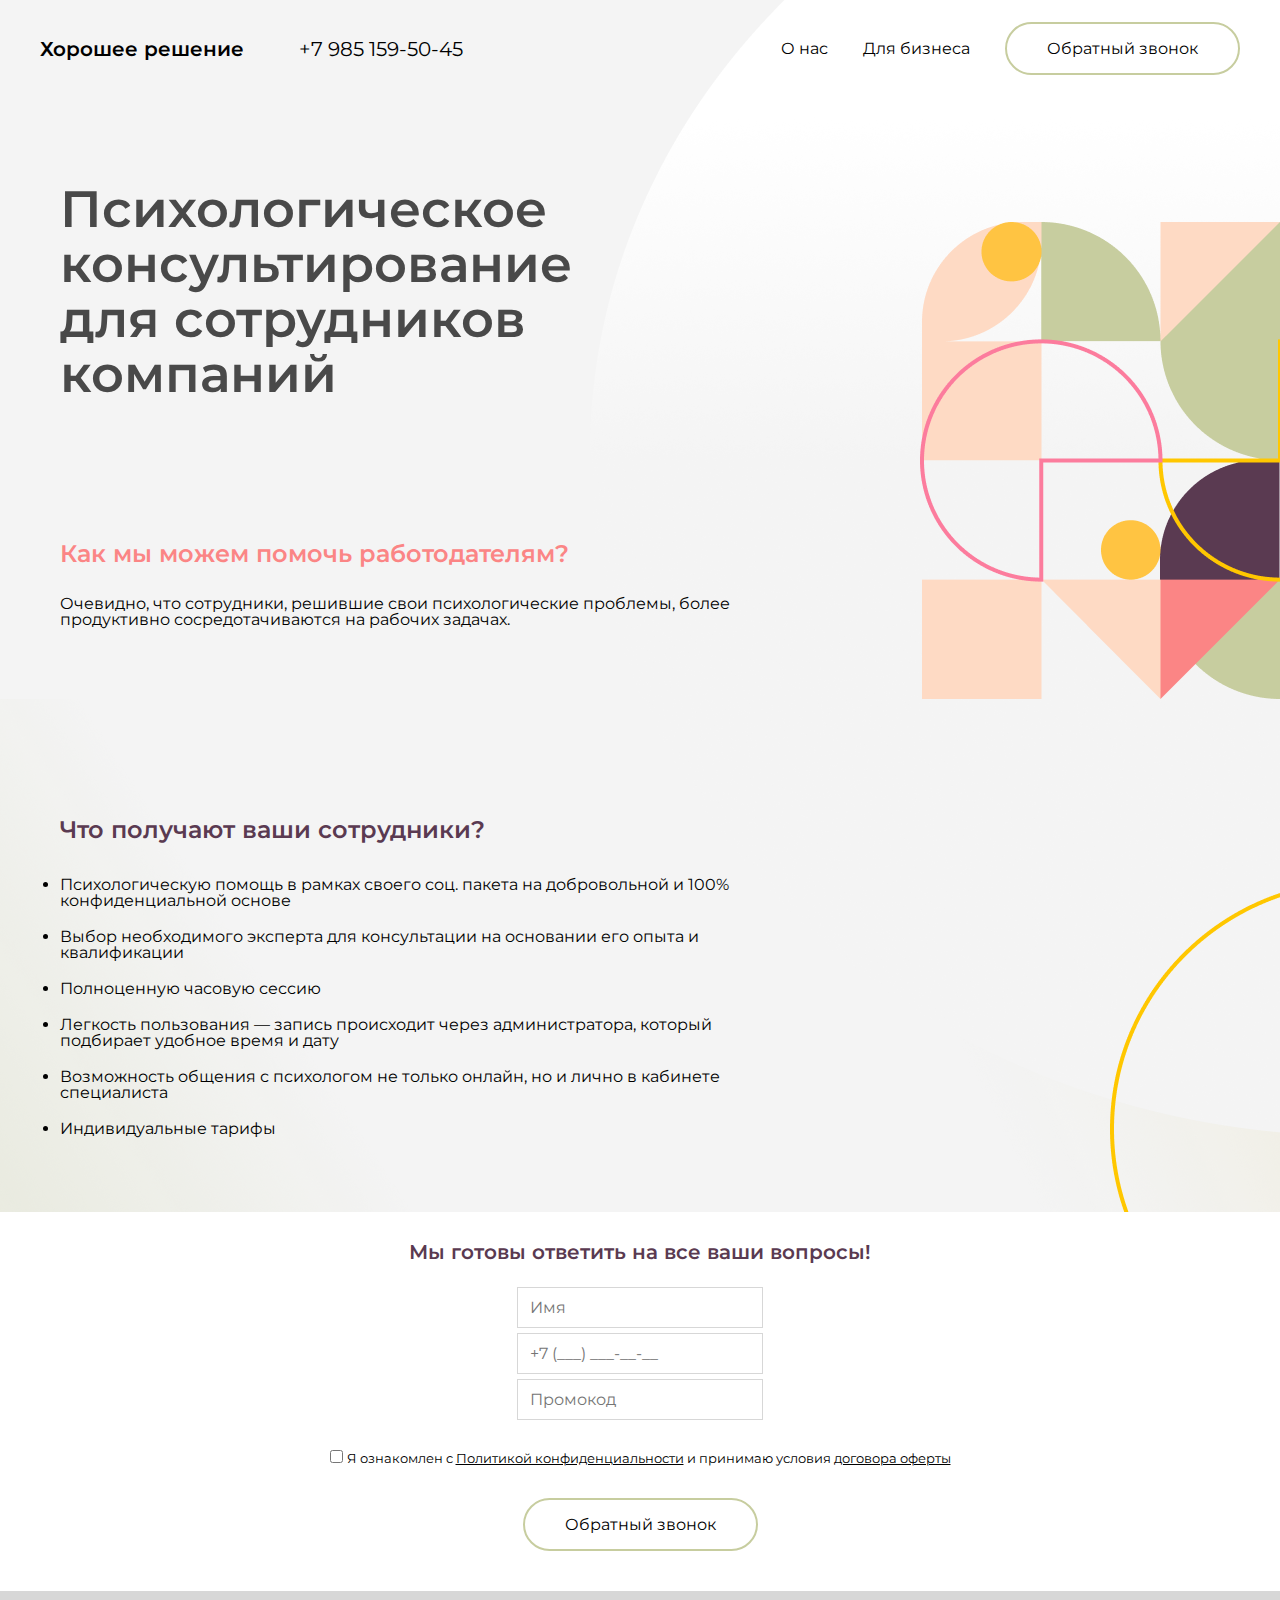
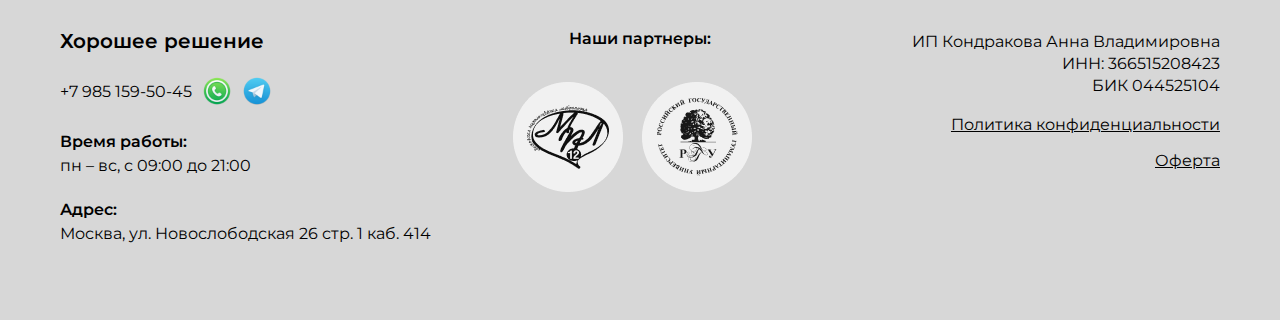
<file: business.html>
<!doctype html>
<html lang="en">
  <head>
    <!-- Required meta tags -->
    <meta charset="utf-8">
    <meta name="viewport" content="width=device-width, initial-scale=1, shrink-to-fit=no">

    <!-- Bootstrap CSS -->
    <link rel="stylesheet" href="https://cdn.jsdelivr.net/npm/bootstrap@4.4.1/dist/css/bootstrap.min.css" integrity="sha384-Vkoo8x4CGsO3+Hhxv8T/Q5PaXtkKtu6ug5TOeNV6gBiFeWPGFN9MuhOf23Q9Ifjh" crossorigin="anonymous">

    <link rel="stylesheet" href="assets/css/styles.css">
    
    <title>Хорошее решение</title>
  </head>
  <body>
    <main class="business__page">
    <header id="header">
      <div class="container">
        <div class="row header__row">
          <div class="col-xl-6 col-lg-5 col-md-4 col-sm-12 col-xs-12 header__main">
             <div class="header__main_logo">
              <a href="/">Хорошее решение</a>
             </div>
             <div class="header__main_phone">
              <a href="tel:+79851595045">+7 985 159-50-45</a>
             </div>
          </div>
          <div class="col-xl-6 col-lg-7 col-md-8 col-sm-12 col-xs-12 header__menu">
            <nav class="header__menu_nav">
              <ul>
                <li><a href="">О нас</a></li>
                <li><a href="">Для бизнеса</a></li>
              </ul>
            </nav>
            <div class="header__menu_btn to_callback callback_btn">
              <a href="#callback__form">Обратный звонок</a>
            </div>
          </div>
        </div>
      </div>
    </header>

    <section class="business__start">
        <div class="container">
            <div class="row">
                <div class="col-xl-6 col-lg-6 col-md-6 business__start_title">
                    <h1>Психологическое консультирование для сотрудников компаний</h1>
                </div>
            </div>
            <div class="row">
                <div class="col-xl-7 col-lg-9 col-md-12 colsm-12 col-xs-12 business__start_txt">
                    <div class="title">Как мы можем помочь работодателям?</div>
                    <div class="txt">Очевидно, что сотрудники, решившие свои психологические проблемы, более продуктивно сосредотачиваются на рабочих задачах.</div>
                </div>
            </div>
        </div>
    </section>

    <section class="benefits">
        <div class="container">
            <div class="row">
                <div class="col-xl-7 col-lg-8 col-md-8 col-sm-12 benefits_txt">
                    <div class="title">Что получают ваши сотрудники?</div>
                    <ul>
                        <li>Психологическую помощь в рамках своего соц. пакета на добровольной и 100% конфиденциальной основе</li>
                        <li>Выбор необходимого эксперта для консультации на основании его опыта и квалификации</li>
                        <li>Полноценную часовую сессию</li>
                        <li>Легкость пользования — запись происходит через администратора, который подбирает удобное время и дату</li>
                        <li>Возможность общения с психологом не только онлайн, но и лично в кабинете специалиста</li>
                        <li>Индивидуальные тарифы</li>
                    </ul>
                </div>
            </div>
        </div>
    </section>

    <section class="section callback__form" id="callback__form">
        <div class="container">
          <div class="row">
            <div class="col-12">
              <div class="callback__form_title">Мы готовы ответить на все ваши вопросы!</div>
              <form action="" class="callback__form_container">
                <input type="text" placeholder="Имя">
                <input type="tel" placeholder="+7 (___) ___-__-__">
                <input type="text" placeholder="Промокод">
                <div class="agree">
                  <input type="checkbox" name="" id="callback__form_agree" value="">
                  <label for="callback__form_agree" class="callback__form_agree">Я ознакомлен c <a href="">Политикой конфиденциальности</a> и принимаю условия <a href="">договора оферты</a>
                  </label>
                </div>
                <button type="submit" class="btn callback__btn"><div>Обратный звонок</div></button>
              </form>
            </div>
          </div>
        </div>
      </section>

      <footer id="footer">
        <div class="container">
          <div class="row">
            <div class="col-xl-4 col-lg-4 col-md-4 col-sm-12 footer__info">
              <div class="footer__info_logo">
                <a href="/">Хорошее решение</a>
              </div>
              <div class="footer__info_phone">
                <a class="phone" href="tel:+79851595045">+7 985 159-50-45</a>
                <a class="social" href="https://wa.me/79851595045" target="_blanc">
                    <img src="assets/img/icons/whatsapp.png">
                </a>
                <a class="social" href="https://t.me/Horoshee_reshenie" target="_blanc">
                    <img src="assets/img/icons/tg.png">
                </a>
              </div>
              <div class="footer__info_hours">
                <div class="title">Время работы:</div>
                <div class="txt">пн – вс, с 09:00 до 21:00</div>
              </div>
              <div class="footer__info_adress">
                <div class="title">Адрес:</div>
                <div class="txt">Москва, ул. Новослободская 26 стр. 1 каб. 414</div>
              </div>
            </div>
            <div class="col-xl-4 col-lg-4 col-md-4 col-sm-12 footer__partners">
              <div class="title">Наши партнеры:</div>
              <div class="partenrs__logo">
                <img src="assets/img/logo/logo1.png" alt="">
                <img src="assets/img/logo/logo2.png" alt="">
              </div>
            </div>
            <div class="col-xl-4 col-lg-4 col-md-4 col-sm-12 footer__about">
              <div class="footer__documents">
                <div class="txt name">ИП Кондракова Анна Владимировна</div>
                <div class="txt inn">ИНН: 366515208423</div>
                <div class="txt bik">БИК 044525104</div>
                <div class="links">
                  <a href="">Политика конфиденциальности</a>
                  <a href="">Оферта</a>
                </div>
              </div>
            </div>
          </div>
        </div>
      </footer>

</main>

<!-- Optional JavaScript -->
<!-- jQuery first, then Popper.js, then Bootstrap JS -->
<script src="https://code.jquery.com/jquery-3.4.1.slim.min.js" integrity="sha384-J6qa4849blE2+poT4WnyKhv5vZF5SrPo0iEjwBvKU7imGFAV0wwj1yYfoRSJoZ+n" crossorigin="anonymous"></script>
<script src="https://cdn.jsdelivr.net/npm/popper.js@1.16.0/dist/umd/popper.min.js" integrity="sha384-Q6E9RHvbIyZFJoft+2mJbHaEWldlvI9IOYy5n3zV9zzTtmI3UksdQRVvoxMfooAo" crossorigin="anonymous"></script>
<script src="https://cdn.jsdelivr.net/npm/bootstrap@4.4.1/dist/js/bootstrap.min.js" integrity="sha384-wfSDF2E50Y2D1uUdj0O3uMBJnjuUD4Ih7YwaYd1iqfktj0Uod8GCExl3Og8ifwB6" crossorigin="anonymous"></script>
</body>
</html>
</file>
<file: assets/css/styles.css>
@import url("https://fonts.googleapis.com/css2?family=Montserrat:ital,wght@0,400;0,500;0,600;1,600&display=swap");
html, body, div, span, applet, object, iframe, h1, h2, h3, h4, h5, h6, p, blockquote, pre, a, abbr, acronym, address, big, cite, code, del, dfn, em, img, ins, kbd, q, s, samp, small, strike, strong, sub, sup, tt, var, b, u, i, center, dl, dt, dd, ol, ul, li, fieldset, form, label, legend, table, caption, tbody, tfoot, thead, tr, th, td, article, aside, canvas, details, embed, figure, figcaption, footer, header, hgroup, menu, nav, output, ruby, section, summary, time, mark, audio, video {
  margin: 0;
  padding: 0;
  border: 0;
  font-size: 100%;
  font: inherit;
  vertical-align: baseline;
  color: #000;
  font-weight: 400;
}

article, aside, details, figcaption, figure, footer, header, hgroup, menu, nav, section {
  display: block;
}

html {
  height: 100%;
}

body {
  line-height: 1;
}

ol, ul {
  list-style: none;
}

blockquote:before, blockquote:after, q:before, q:after {
  content: "";
  content: none;
}

table {
  border-collapse: collapse;
  border-spacing: 0;
}

body {
  max-width: 100vw;
  overflow-x: hidden;
}

h1 {
  font-size: 5.1rem;
  color: #494949;
  font-weight: 600;
  line-height: 55px;
  margin: 85px 0 30px 0;
}

.index__page {
  position: relative;
  max-width: 1920px;
  height: 2930px;
  background-image: url(../img/index-page/index-bg.png);
  background-position-x: center;
}

.callback_btn a {
  font-size: 1.6rem;
  padding: 15px 40px;
  border-radius: 30px;
  border: 2px solid #C7CD9F;
  display: block;
  line-height: initial;
}
.callback_btn :hover {
  background-color: #C7CD9F;
  color: #fff;
  transition: 0.3s;
}

.callback__form .callback__btn div {
  font-size: 1.6rem;
  padding: 15px 40px;
  border-radius: 30px;
  border: 2px solid #C7CD9F;
  display: block;
  line-height: initial;
}
.callback__form .callback__btn :hover {
  background-color: #C7CD9F;
  color: #fff;
  transition: 0.3s;
}

.callback__form {
  padding: 45px 0;
}
.callback__form .callback__form_title {
  color: #5A3A51;
  font-weight: 600;
  font-size: 2rem;
  text-align: center;
  margin-bottom: 25px;
}
.callback__form .callback__form_container {
  align-items: center;
  display: flex;
  flex-direction: column;
}
.callback__form .callback__form_container input {
  border: 1px solid #D7D7D7;
  padding: 10px 12px;
}
.callback__form .callback__form_container :not(:last-child) {
  margin-bottom: 5px;
}
.callback__form .callback__form_container :focus {
  outline: none;
}
.callback__form .callback__form_container :active {
  outline: none;
}
.callback__form .callback__form_container .agree {
  margin: 25px 0;
}
.callback__form .callback__form_container .agree .callback__form_agree {
  font-size: 1.3rem;
}
.callback__form .callback__form_container .agree .callback__form_agree a {
  text-decoration: underline;
}
.callback__form .callback__form_container .agree .callback__form_agree :hover {
  color: #C7CD9F;
  transition: 0.3s;
}

#header .container .header__row {
  padding: 22px 0;
}
#header .container .header__row .header__main {
  display: flex;
  align-items: center;
}
#header .container .header__row .header__main .header__main_logo a {
  font-weight: 600;
  font-size: 2rem;
  margin: 0 55px 0 0;
  white-space: nowrap;
}
#header .container .header__row .header__main .header__main_phone {
  font-size: 2rem;
  white-space: nowrap;
}
#header .container .header__row .header__main .header__main_phone :hover {
  text-decoration: underline;
  transition: 0.3s;
}
#header .container .header__row .header__menu {
  display: flex;
  align-items: center;
  justify-content: flex-end;
}
#header .container .header__row .header__menu .header__menu_nav ul {
  display: flex;
}
#header .container .header__row .header__menu .header__menu_nav ul li {
  list-style-type: none;
  font-size: 1.6rem;
  margin: 0 35px 0 0;
}

#footer {
  padding: 30px 0;
  background-color: #d7d7d7;
}
#footer .title {
  font-size: 1.6rem;
  font-weight: 600;
  margin-bottom: 5px;
}
#footer .txt {
  line-height: 22px;
}
#footer .footer__info .footer__info_logo {
  margin-bottom: 25px;
}
#footer .footer__info .footer__info_logo a {
  font-weight: 600;
  font-size: 2rem;
  margin: 0 55px 0 0;
}
#footer .footer__info .footer__info_phone {
  margin-bottom: 25px;
  font-size: 2rem;
  display: flex;
  align-items: center;
}
#footer .footer__info .footer__info_phone .phone {
  margin: 0 15px 0 0;
  font-size: 1.6rem;
}
#footer .footer__info .footer__info_phone .phone:hover {
  text-decoration: underline;
  transition: 0.3s;
}
#footer .footer__info .footer__info_phone :not(:last-child) {
  margin: 0 10px 0 0;
}
#footer .footer__info .footer__info_phone .social img {
  max-width: 30px;
  -o-object-fit: contain;
     object-fit: contain;
}
#footer .footer__info .footer__info_hours,
#footer .footer__info .footer__info_adress {
  margin-bottom: 25px;
}
#footer .footer__partners {
  display: flex;
  flex-direction: column;
  align-items: center;
}
#footer .footer__partners .partenrs__logo {
  margin-top: 30px;
}
#footer .footer__partners .partenrs__logo img {
  max-width: 110px;
  -o-object-fit: contain;
     object-fit: contain;
  margin: 0 15px 0 0;
}
#footer .footer__about .footer__documents {
  display: flex;
  flex-direction: column;
  align-items: flex-end;
  text-align: right;
}
#footer .footer__about .footer__documents .phone {
  margin: 15px 0 10px;
  display: inline-block;
}
#footer .footer__about .footer__documents .links {
  display: flex;
  flex-direction: column;
  align-items: flex-end;
  margin: 20px 0 0 0;
}
#footer .footer__about .footer__documents .links a {
  text-decoration: underline;
  margin-bottom: 20px;
}

html {
  font-size: 10px;
  font-family: "Montserrat", "Arial", sans-serif;
}
html body {
  font-size: 1.6rem;
}

a:hover {
  text-decoration: none;
  color: initial;
}

.index__start .index__titles .index__titles_subtitle {
  font-size: 5.1rem;
  color: #494949;
  font-weight: 600;
  line-height: 55px;
  margin: 85px 0 30px 0;
}
.index__start .index__titles .index__titles_name {
  font-size: 7.7rem;
  color: #5A3A51;
  font-weight: 600;
  line-height: 75px;
}
.index__start .index__titles .index__titles_btn {
  margin: 85px 0 61px 0;
}
.index__start .index__titles .index__titles_btn a {
  font-size: 2rem;
  color: #5A3A51;
  padding: 20px 48px;
  line-height: initial;
  border-radius: 130px;
  background-color: #fff;
  display: inline-block;
  text-align: center;
  box-shadow: 0px 2px 4px 0 rgba(0, 0, 0, 0.2705882353);
}
.index__start .index__titles .index__titles_btn :hover {
  background-color: #FB8585;
  transition: 0.3s;
  color: #fff;
}

.index__help {
  padding: 100px 0 60px 0;
}
.index__help .index__help_about .index__help_title {
  font-size: 2.4rem;
  font-weight: 600;
  margin-bottom: 35px;
  color: #5A3A51;
}
.index__help .index__help_about .index__help_list ul li {
  list-style-type: disc;
  font-size: 1.6rem;
  margin-top: 22px;
  line-height: 22px;
}
.index__help .index__help_phone {
  position: relative;
}
.index__help .index__help_phone a {
  position: absolute;
  font-size: 4.1rem;
  color: #5A3A51;
  right: 0px;
  bottom: 95px;
  white-space: nowrap;
}
.index__help .index__help_phone :hover {
  text-decoration: underline;
  transition: 0.3s;
}

.index__steps .index__steps_block {
  padding: 70px 0 120px 0;
}
.index__steps .index__steps_block .index__steps_title {
  color: #EBB700;
  font-size: 2.4rem;
  font-weight: 600;
  margin-bottom: 35px;
}
.index__steps .index__steps_block .index__steps_list ul li {
  list-style-type: disc;
  font-size: 1.6rem;
  margin-top: 22px;
  line-height: 22px;
}

.index__doctors .index__doctors_block {
  display: flex;
  justify-content: flex-end;
  padding: 95px 0;
}
.index__doctors .index__doctors_block .index__doctors_title {
  font-size: 2.4rem;
  font-weight: 600;
  color: #FB8585;
  margin-bottom: 35px;
}
.index__doctors .index__doctors_block .index__doctors_list ul li {
  list-style-type: disc;
  font-size: 1.6rem;
  margin-top: 22px;
  line-height: 22px;
}
.index__doctors .index__doctors_block .index__doctors_list .index__doctors_extra {
  margin-top: 22px;
  font-size: 1.4rem;
}

.business__page {
  position: relative;
  max-width: 1920px;
  height: 1920px;
  background-image: url(../img/other/business-xl-bg.png);
  background-position-x: center;
}

.business__start .business__start_txt .title {
  margin: 110px 0 30px 0;
  color: #FB8585;
  font-size: 2.4rem;
  font-weight: 600;
}

.benefits {
  margin: 190px 0 60px 0;
}
.benefits .benefits_txt .title {
  font-size: 2.4rem;
  font-weight: 600;
  margin-bottom: 35px;
  color: #5A3A51;
}
.benefits .benefits_txt ul li {
  margin-top: 20px;
  list-style-type: disc;
}

@media (min-width: 1279px) {
  .col, .col-1, .col-10, .col-11, .col-12, .col-2, .col-3, .col-4, .col-5, .col-6, .col-7, .col-8, .col-9, .col-auto, .col-lg, .col-lg-1, .col-lg-10, .col-lg-11, .col-lg-12, .col-lg-2, .col-lg-3, .col-lg-4, .col-lg-5, .col-lg-6, .col-lg-7, .col-lg-8, .col-lg-9, .col-lg-auto, .col-md, .col-md-1, .col-md-10, .col-md-11, .col-md-12, .col-md-2, .col-md-3, .col-md-4, .col-md-5, .col-md-6, .col-md-7, .col-md-8, .col-md-9, .col-md-auto, .col-sm, .col-sm-1, .col-sm-10, .col-sm-11, .col-sm-12, .col-sm-2, .col-sm-3, .col-sm-4, .col-sm-5, .col-sm-6, .col-sm-7, .col-sm-8, .col-sm-9, .col-sm-auto, .col-xl, .col-xl-1, .col-xl-10, .col-xl-11, .col-xl-12, .col-xl-2, .col-xl-3, .col-xl-4, .col-xl-5, .col-xl-6, .col-xl-7, .col-xl-8, .col-xl-9, .col-xl-auto {
    padding: 0 0;
  }
  #header .header__row {
    margin: 0 0;
    padding: 22px 40px !important;
  }
}
@media (min-width: 960px) {
  .container {
    max-width: 1130px;
    padding: 0 0;
  }
  #header .container {
    max-width: 1360px;
  }
}
@media (min-width: 780px) {
  .index__help .index__help_phone img {
    display: none;
  }
  .index__help .index__steps_img {
    display: none;
  }
  .index__steps .index__steps_img {
    display: none;
  }
}
@media (max-width: 1440px) {
  #header .header__row {
    margin: 0 0;
  }
}
@media screen and (min-width: 1280px) and (max-width: 1370px) {
  .index__page {
    background-position-x: 60%;
  }
  .index__help .index__help_phone a {
    right: 12%;
  }
}
@media (max-width: 1279px) {
  .col, .col-1, .col-10, .col-11, .col-12, .col-2, .col-3, .col-4, .col-5, .col-6, .col-7, .col-8, .col-9, .col-auto, .col-lg, .col-lg-1, .col-lg-10, .col-lg-11, .col-lg-12, .col-lg-2, .col-lg-3, .col-lg-4, .col-lg-5, .col-lg-6, .col-lg-7, .col-lg-8, .col-lg-9, .col-lg-auto, .col-md, .col-md-1, .col-md-10, .col-md-11, .col-md-12, .col-md-2, .col-md-3, .col-md-4, .col-md-5, .col-md-6, .col-md-7, .col-md-8, .col-md-9, .col-md-auto, .col-sm, .col-sm-1, .col-sm-10, .col-sm-11, .col-sm-12, .col-sm-2, .col-sm-3, .col-sm-4, .col-sm-5, .col-sm-6, .col-sm-7, .col-sm-8, .col-sm-9, .col-sm-auto, .col-xl, .col-xl-1, .col-xl-10, .col-xl-11, .col-xl-12, .col-xl-2, .col-xl-3, .col-xl-4, .col-xl-5, .col-xl-6, .col-xl-7, .col-xl-8, .col-xl-9, .col-xl-auto {
    padding: 0 40px;
  }
  .index__page {
    position: relative;
    max-width: 1280px;
    background-image: url(../img/index-page/index-bg-md.png);
  }
  .business__page {
    max-width: 1280px;
    background-image: url(../img/other/business-lg-bg.png);
  }
  .header__row .header__main .header__main_logo a {
    margin: 0px 30px 0 0 !important;
  }
  .index__help {
    padding: 78px 0 60px 0;
  }
  .index__help .index__help_phone a {
    right: initial;
    bottom: 125px;
    font-size: 2.1rem;
  }
  .index__doctors .index__doctors_block {
    justify-content: flex-start;
    padding: 90px 0 50px 20px;
  }
  .callback__form {
    padding: 20px 0 30px 0;
  }
  .index__help .index__help_about {
    padding: 0 40px 0 60px;
  }
  .index__steps .index__steps_block {
    padding: 75px 0 185px 60px;
  }
  .footer__partners .partenrs__logo {
    margin-top: 30px;
    display: flex;
  }
  .footer__partners .partenrs__logo img {
    max-width: 110px;
    -o-object-fit: contain;
       object-fit: contain;
    margin: 0 15px 0 0;
  }
  .benefits {
    margin: 130px 0 130px 0;
  }
}
@media (max-width: 1200px) {
  .callback__form {
    padding: 70px 0 30px 0;
  }
}
@media (max-width: 1100px) {
  .index__help .index__help_about {
    padding: 0 40px 0 60px;
  }
  .index__help .index__help_phone a {
    right: initial;
    bottom: 130px;
    left: 50px;
    font-size: 2.1rem;
  }
  .index__steps .index__steps_block {
    padding: 65px 0 120px 60px;
  }
  #header .header__row {
    padding: 22px 0px;
  }
  #header .header__row .header__main {
    flex-direction: column;
    align-items: flex-start !important;
  }
  #header .header__row .header__main .header__main_logo {
    margin-bottom: 20px;
  }
  .index__doctors .index__doctors_block {
    justify-content: flex-start;
    padding: 147px 0 10px 20px;
  }
  .business__start .business__start_txt .title {
    margin: 30px 0 30px 0;
  }
}
@media (max-width: 991px) {
  .container {
    max-width: 100%;
  }
  .callback_btn a {
    padding: 15px 20px;
  }
  .index__help .index__help_phone a {
    bottom: 144px;
    left: -20px;
  }
  .callback__form {
    padding: 120px 0 30px 0;
  }
  #footer .footer__partners .partenrs__logo {
    margin-top: 30px;
  }
  #footer .footer__partners .partenrs__logo img {
    max-width: 80pxpx;
    -o-object-fit: contain;
       object-fit: contain;
    margin: 0 15px 0 0;
  }
  #footer .footer__about {
    padding-left: 50px;
  }
  .benefits {
    margin: 200px 0 0px 0;
  }
}
@media (max-width: 891px) {
  .col, .col-1, .col-10, .col-11, .col-12, .col-2, .col-3, .col-4, .col-5, .col-6, .col-7, .col-8, .col-9, .col-auto, .col-lg, .col-lg-1, .col-lg-10, .col-lg-11, .col-lg-12, .col-lg-2, .col-lg-3, .col-lg-4, .col-lg-5, .col-lg-6, .col-lg-7, .col-lg-8, .col-lg-9, .col-lg-auto, .col-md, .col-md-1, .col-md-10, .col-md-11, .col-md-12, .col-md-2, .col-md-3, .col-md-4, .col-md-5, .col-md-6, .col-md-7, .col-md-8, .col-md-9, .col-md-auto, .col-sm, .col-sm-1, .col-sm-10, .col-sm-11, .col-sm-12, .col-sm-2, .col-sm-3, .col-sm-4, .col-sm-5, .col-sm-6, .col-sm-7, .col-sm-8, .col-sm-9, .col-sm-auto, .col-xl, .col-xl-1, .col-xl-10, .col-xl-11, .col-xl-12, .col-xl-2, .col-xl-3, .col-xl-4, .col-xl-5, .col-xl-6, .col-xl-7, .col-xl-8, .col-xl-9, .col-xl-auto {
    padding: 0 25px;
  }
  .index__help .index__help_about {
    padding: 0 40px 0 25px;
  }
  .index__help .index__help_about .index__help_title {
    margin-bottom: 20px;
  }
  .index__help .index__help_phone a {
    bottom: 135px;
    left: 0px;
  }
  .index__steps .index__steps_block {
    padding: 15px 0 120px 25px;
  }
  .index__doctors .index__doctors_block .index__doctors_title {
    margin-bottom: 20px;
  }
  .benefits .benefits_txt {
    padding: 0 40px 0 25px;
  }
}
@media (max-width: 780px) {
  .index__page {
    height: initial;
  }
  .container {
    padding: 0 0;
  }
  .container .row {
    margin: 0 0;
  }
  h1 {
    font-size: 2.8rem;
    line-height: 30px;
    margin: 30px 0 20px 0;
  }
  .index__page {
    position: relative;
    max-width: 1280px;
    background-image: none;
  }
  #header .container .header__row {
    padding: 30px 0 0 0;
  }
  #header .container .header__row .header__main {
    padding: 0 25px;
  }
  #header .container .header__row .header__main .header__main_logo {
    margin-bottom: 10px;
  }
  #header .container .header__row .header__main .header__main_logo a {
    white-space: normal;
    max-width: 125px !important;
    display: inline-block;
    line-height: 24px;
  }
  #header .container .header__row .header__main .header__main_phone {
    display: none;
  }
  #header .container .header__row .header__menu {
    justify-content: flex-start;
    padding: 0 25px;
  }
  #header .container .header__row .header__menu .header__menu_nav ul {
    flex-direction: column;
  }
  #header .container .header__row .header__menu .header__menu_nav ul li {
    margin: 20px 0 0 0;
  }
  #header .container .header__row .to_callback {
    position: absolute;
    font-size: 1.4rem;
    right: 20px;
    top: -60px;
  }
  .index__start .index__titles .index__titles_subtitle {
    font-size: 2.8rem;
    line-height: 30px;
    margin: 30px 0 20px 0;
  }
  .index__start .index__titles .index__titles_name {
    font-size: 4.2rem;
    line-height: 40px;
  }
  .index__start .index__titles .index__titles_btn {
    margin: 30px 0 30px 0;
    text-align: center;
  }
  .index__help {
    background-image: url(../img/index-page/index__help_bg.png);
    background-repeat: no-repeat;
    background-size: cover;
    padding: 0px 0 25px 0;
    background-position-y: 165px;
  }
  .index__help .index__help_desc .index__help_about {
    order: 2;
  }
  .index__help .index__help_desc .index__help_phone {
    order: 1;
    position: relative;
    display: flex;
    justify-content: center;
    margin-bottom: 60px;
  }
  .index__help .index__help_desc .index__help_phone a {
    bottom: 47px;
    left: 50%;
    transform: translateX(-50%);
  }
  .index__help .index__help_desc .index__help_phone img {
    max-width: 270px;
    -o-object-fit: contain;
       object-fit: contain;
  }
  .index__steps .index__steps_block {
    padding: 20px 0 0px 25px;
  }
  .index__steps .index__steps_block .index__steps_title {
    margin-bottom: 20px;
  }
  .index__steps .index__steps_img {
    display: flex;
    justify-content: center;
    margin-top: 30px;
  }
  .index__steps .index__steps_img img {
    max-width: 195px;
    -o-object-fit: contain;
       object-fit: contain;
  }
  .index__doctors {
    margin: 30px 0 0 0;
    background-image: url(../img/index-page/doctors-bg-xs.png);
    background-repeat: no-repeat;
    background-size: cover;
  }
  .index__doctors .index__doctors_block {
    padding: 30px 0 30px 0px;
  }
  .callback__form .callback__form_container input {
    width: 90%;
  }
  .callback__form .agree {
    display: flex;
    justify-content: center;
    width: 90%;
  }
  .callback__form .agree input {
    width: initial;
    margin: 0 20px 0 0;
  }
  .callback__form {
    padding: 30px 0 30px 0;
  }
  #footer {
    background-color: #D7D7D7;
  }
  .business__page {
    background-image: none;
    background-color: #F4F4F4;
  }
  .business__page .business__start_txt {
    background-image: url(../img/index-page/index__help_bg.png);
    background-repeat: no-repeat;
    background-size: cover;
    padding-bottom: 30px;
  }
  .business__page .benefits {
    margin: 45px 0 30px 0;
  }
  .business__page .benefits .benefits_txt .title {
    font-size: 2rem;
  }
  .callback__form {
    background-color: #fff;
  }
  #footer .footer__partners {
    align-items: flex-start;
  }
  #footer .footer__about {
    padding-left: 25px !important;
  }
  #footer .footer__about .footer__documents {
    align-items: flex-start !important;
    margin: 30px 0 0 0;
  }
  #footer .footer__about .footer__documents .links {
    align-items: flex-start !important;
  }
}
</file>
